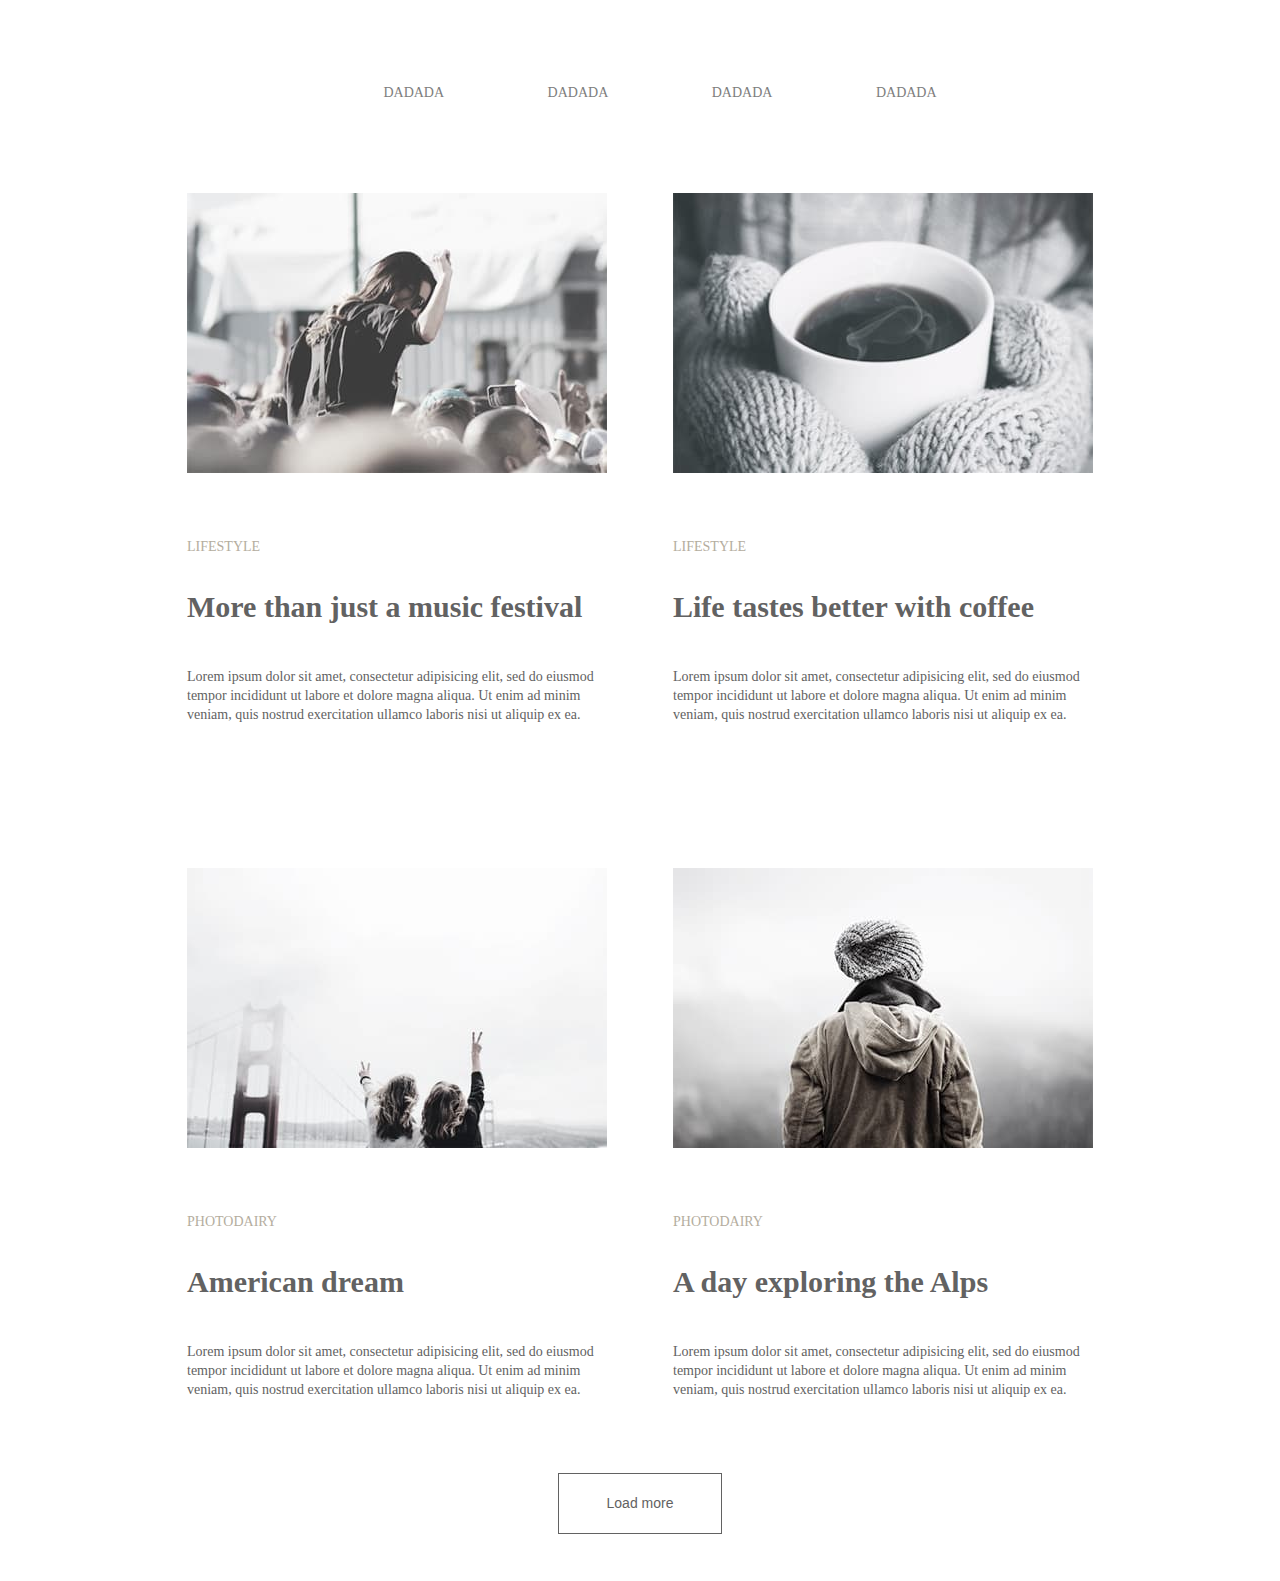
<file: test.html>
<!DOCTYPE html>
<html lang="en">
  <head>
    <meta charset="UTF-8" />
    <meta http-equiv="X-UA-Compatible" content="IE=edge" />
    <meta name="viewport" content="width=device-width, initial-scale=1.0" />
    <title>Homework</title>
    <link rel="stylesheet" href="./newstyles.css" />
  </head>
  <body>
    <header>
      <ul>
        <li><a href="./b.html">dadada</a></li>
        <li><a href="./b.html">dadada</a></li>
        <li><a href="./b.html">dadada</a></li>
        <li><a href="./b.html">dadada</a></li>
      </ul>
    </header>
    <main class="container">
      <div class="card">
        <img src="./photo/1.jpg" alt="1" />
        <p class="category">LIFESTYLE</p>
        <h2>More than just a music festival</h2>
        <p class="discription">
          Lorem ipsum dolor sit amet, consectetur adipisicing elit, sed do
          eiusmod tempor incididunt ut labore et dolore magna aliqua. Ut enim ad
          minim veniam, quis nostrud exercitation ullamco laboris nisi ut
          aliquip ex ea.
        </p>
      </div>
      <div class="card">
        <img src="./photo/2.jpg" alt="1" />
        <p class="category">LIFESTYLE</p>
        <h2>Life tastes better with coffee</h2>
        <p class="discription">
          Lorem ipsum dolor sit amet, consectetur adipisicing elit, sed do
          eiusmod tempor incididunt ut labore et dolore magna aliqua. Ut enim ad
          minim veniam, quis nostrud exercitation ullamco laboris nisi ut
          aliquip ex ea.
        </p>
      </div>
      <div class="card">
        <img src="./photo/3.jpg" alt="1" />
        <p class="category">PHOTODAIRY</p>
        <h2>American dream</h2>
        <p class="discription">
          Lorem ipsum dolor sit amet, consectetur adipisicing elit, sed do
          eiusmod tempor incididunt ut labore et dolore magna aliqua. Ut enim ad
          minim veniam, quis nostrud exercitation ullamco laboris nisi ut
          aliquip ex ea.
        </p>
      </div>
      <div class="card">
        <img src="./photo/4.jpg" alt="1" />
        <p class="category">PHOTODAIRY</p>
        <h2>A day exploring the Alps</h2>
        <p class="discription">
          Lorem ipsum dolor sit amet, consectetur adipisicing elit, sed do
          eiusmod tempor incididunt ut labore et dolore magna aliqua. Ut enim ad
          minim veniam, quis nostrud exercitation ullamco laboris nisi ut
          aliquip ex ea.
        </p>
      </div>
    </main>
    <div class="more-btn">
      <button>Load more</button>
    </div>
  </body>
</html>
</file>
<file: newstyles.css>
body {
  /* padding-top: 71px; */
  padding: 71px 147px 47px;
  width: 906px;
  margin: auto;
  font-family: "Playfair Display";
  font-style: normal;
  font-weight: 400;
  font-size: 14px;
}
header {
  text-align: center;
  margin-bottom: 92px;
}
a {
  margin: 0px 50px;
  color: #7d7d7d;
  text-transform: uppercase;
  text-decoration: none;
}
a:hover {
  color: #03a9f4;
}
.card {
  width: 420px;
}
.container {
  justify-content: space-between;
  flex-wrap: wrap;
  display: flex;
  width: 906px;
  gap: 130px 65px;
}
.more-btn {
  display: flex;
  justify-content: center;
  margin-top: 60px;
}
button {
  background-color: transparent;
  padding: 20px 48px;
  color: #626262;
  font-size: 14px;
  font-weight: 400;
  line-height: 19px;
  border: 1px solid #626262;
}
button:hover {
  color: #03a9f4;
  border-color: #03a9f4;
}
.category {
  font-family: "Ubuntu";
  font-style: normal;
  font-weight: 300;
  line-height: 16px;
  color: #b4ad9e;
  margin-top: 62px;
}
h2 {
  font-size: 30px;
  line-height: 40px;
  color: #626262;
  margin-top: 32px;
}
.discription {
  line-height: 19px;
  margin-top: 40px;
  color: #626262;
}
ul li {
  display: inline;
  list-style-type: none;
}
</file>
